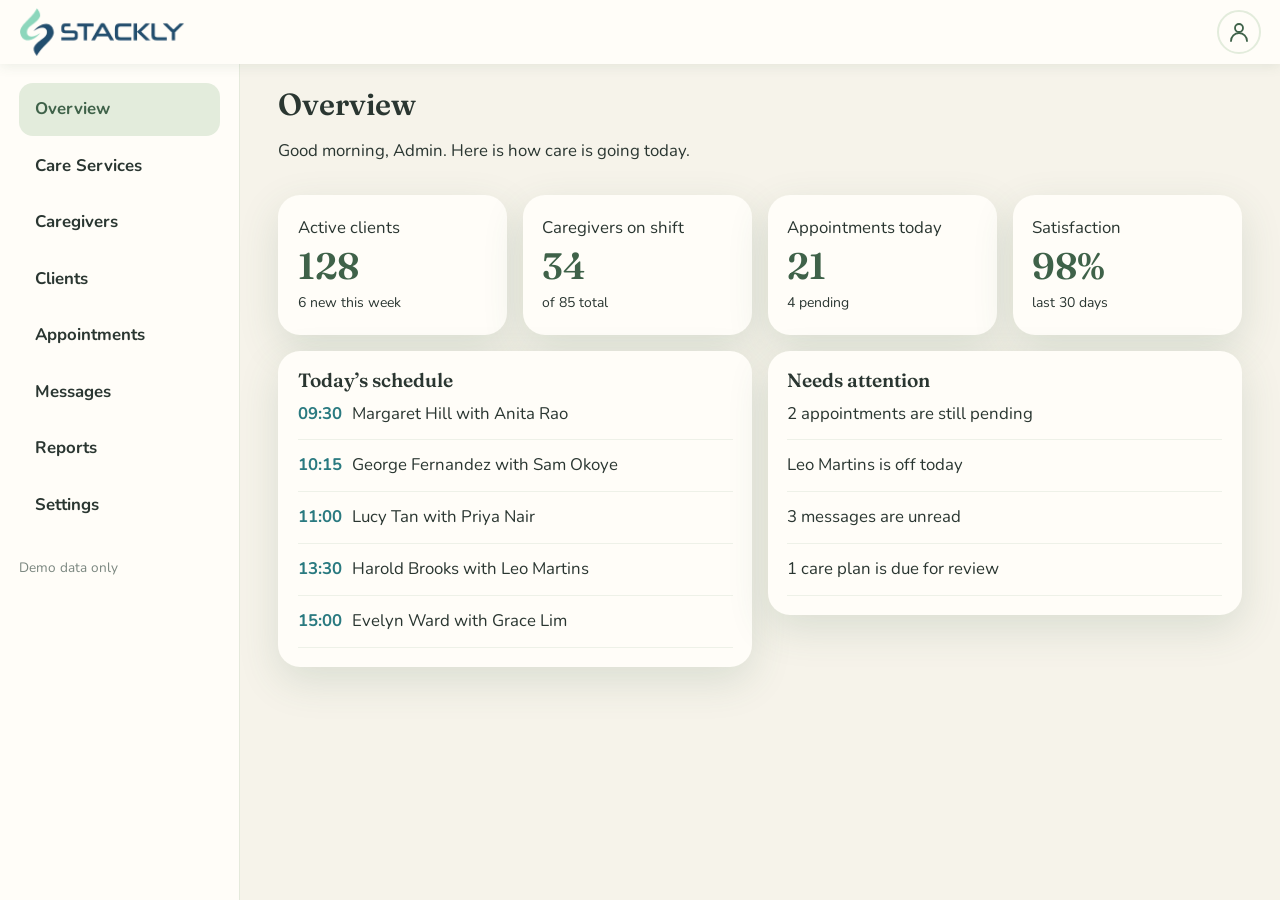
<file: admin-dashboard.html>
<!doctype html>
<html lang="en">
  <head>
    <meta charset="utf-8" />
    <meta name="viewport" content="width=device-width, initial-scale=1" />
    <title>Admin dashboard | Senior Care Services</title>
    <!-- Fonts -->
    <link rel="preconnect" href="https://fonts.googleapis.com" />
    <link rel="preconnect" href="https://fonts.gstatic.com" crossorigin />
    <link
      rel="stylesheet"
      href="https://fonts.googleapis.com/css2?family=Fraunces:wght@600;700&family=Nunito:wght@400;700;800&display=swap"
    />
    <!-- Stylesheets -->
    <link rel="stylesheet" href="css/styles.css" />
    <link rel="stylesheet" href="css/animations.css" />
    <link rel="stylesheet" href="css/dashboard.css" />
  </head>
  <body class="dash admin">
    <!-- Top bar: logo, profile, and mobile menu -->
    <header class="dtop">
      <div class="dl">
        <a href="index.html">
          <img src="assets/logo/logo.webp" alt="Senior Care Services, home" />
        </a>
      </div>
      <div class="dactions">
        <div class="prof">
          <button id="pbtn" aria-label="Admin profile" aria-expanded="false" aria-controls="pmenu">
            <svg class="profile-icon" viewBox="0 0 24 24" aria-hidden="true" focusable="false">
              <circle cx="12" cy="8" r="4"></circle>
              <path d="M4 21a8 8 0 0 1 16 0"></path>
            </svg>
          </button>
          <div id="pmenu" hidden><a href="login.html">Log out</a></div>
        </div>
        <button
          class="dmenu"
          id="dm"
          aria-label="Open menu"
          aria-expanded="false"
          aria-controls="side"
        >
          <span></span><span></span><span></span>
        </button>
      </div>
    </header>
    <div class="dbody">
      <!-- Left menu -->
      <aside id="side">
        <nav aria-label="Dashboard menu">
          <a href="#overview" data-view="overview">Overview</a>
          <a href="#services" data-view="services">Care Services</a>
          <a href="#caregivers" data-view="caregivers">Caregivers</a>
          <a href="#clients" data-view="clients">Clients</a>
          <a href="#appointments" data-view="appointments">Appointments</a>
          <a href="#messages" data-view="messages">Messages</a>
          <a href="#reports" data-view="reports">Reports</a>
          <a href="#settings" data-view="settings">Settings</a>
        </nav>
        <p class="side-note">Demo data only</p>
      </aside>
      <!-- Page content: one view is shown at a time -->
      <main>
        <!-- ===== View: Overview ===== -->
        <section class="view" id="v-overview">
          <h2 tabindex="-1">Overview</h2>
          <p class="lead">Good morning, Admin. Here is how care is going today.</p>
          <div class="stat-grid">
            <div class="stat">
              <span>Active clients</span>
              <b>128</b>
              <small>6 new this week</small>
            </div>
            <div class="stat">
              <span>Caregivers on shift</span>
              <b>34</b>
              <small>of 85 total</small>
            </div>
            <div class="stat">
              <span>Appointments today</span>
              <b>21</b>
              <small>4 pending</small>
            </div>
            <div class="stat">
              <span>Satisfaction</span>
              <b>98%</b>
              <small>last 30 days</small>
            </div>
          </div>
          <div class="two">
            <div class="panel">
              <h3>Today’s schedule</h3>
              <ul class="feed">
                <li>
                  <b>09:30</b>
                  Margaret Hill with Anita Rao
                </li>
                <li>
                  <b>10:15</b>
                  George Fernandez with Sam Okoye
                </li>
                <li>
                  <b>11:00</b>
                  Lucy Tan with Priya Nair
                </li>
                <li>
                  <b>13:30</b>
                  Harold Brooks with Leo Martins
                </li>
                <li>
                  <b>15:00</b>
                  Evelyn Ward with Grace Lim
                </li>
              </ul>
            </div>
            <div class="panel">
              <h3>Needs attention</h3>
              <ul class="feed">
                <li>2 appointments are still pending</li>
                <li>Leo Martins is off today</li>
                <li>3 messages are unread</li>
                <li>1 care plan is due for review</li>
              </ul>
            </div>
          </div>
        </section>
        <!-- ===== View: Care Services ===== -->
        <section class="view" id="v-services" hidden>
          <h2 tabindex="-1">Care Services</h2>
          <div class="cards" id="svcs">
            <div class="panel">
              <h3>Companionship</h3>
              <p>Conversation, walks and outings.</p>
              <button class="btn btn-ghost sm sw" aria-pressed="true">Active</button>
            </div>
            <div class="panel">
              <h3>Personal care</h3>
              <p>Bathing, dressing and mobility help.</p>
              <button class="btn btn-ghost sm sw" aria-pressed="true">Active</button>
            </div>
            <div class="panel">
              <h3>Memory support</h3>
              <p>Calm routines for dementia care.</p>
              <button class="btn btn-ghost sm sw" aria-pressed="true">Active</button>
            </div>
            <div class="panel">
              <h3>Meal preparation</h3>
              <p>Nutritious meals made to taste.</p>
              <button class="btn btn-ghost sm sw" aria-pressed="true">Active</button>
            </div>
          </div>
          <form class="panel" id="addsvc" novalidate style="margin-top: 1rem">
            <h3>Add a service</h3>
            <div class="field">
              <label for="sn">Service name</label>
              <input id="sn" />
              <p class="err" id="sn-err" role="alert"></p>
            </div>
            <button class="btn btn-primary sm" type="submit">Add service</button>
          </form>
        </section>
        <!-- ===== View: Caregivers ===== -->
        <section class="view" id="v-caregivers" hidden>
          <h2 tabindex="-1">Caregivers</h2>
          <div class="fchips" data-target=".cg" role="group" aria-label="Filter caregivers">
            <button class="fbtn" data-f="all" aria-pressed="true">All</button>
            <button class="fbtn" data-f="avail" aria-pressed="false">Available</button>
            <button class="fbtn" data-f="shift" aria-pressed="false">On shift</button>
            <button class="fbtn" data-f="off" aria-pressed="false">Off today</button>
          </div>
          <div class="cards">
            <div class="panel cg" data-s="avail">
              <span class="av">A</span>
              <h3>Anita Rao</h3>
              <p>Senior caregiver</p>
              <span class="badge b-ok">Available</span>
            </div>
            <div class="panel cg" data-s="shift">
              <span class="av">S</span>
              <h3>Sam Okoye</h3>
              <p>Nurse</p>
              <span class="badge b-wait">On shift</span>
            </div>
            <div class="panel cg" data-s="avail">
              <span class="av">P</span>
              <h3>Priya Nair</h3>
              <p>Memory specialist</p>
              <span class="badge b-ok">Available</span>
            </div>
            <div class="panel cg" data-s="off">
              <span class="av">L</span>
              <h3>Leo Martins</h3>
              <p>Companion</p>
              <span class="badge b-x">Off today</span>
            </div>
            <div class="panel cg" data-s="shift">
              <span class="av">M</span>
              <h3>Meera Shah</h3>
              <p>Clinical lead</p>
              <span class="badge b-wait">On shift</span>
            </div>
            <div class="panel cg" data-s="avail">
              <span class="av">G</span>
              <h3>Grace Lim</h3>
              <p>Mobility coach</p>
              <span class="badge b-ok">Available</span>
            </div>
          </div>
        </section>
        <!-- ===== View: Clients ===== -->
        <section class="view" id="v-clients" hidden>
          <h2 tabindex="-1">Clients</h2>
          <div class="tools">
            <label class="sr" for="cq">Search clients</label>
            <input id="cq" type="search" data-search="clients" placeholder="Search clients" />
          </div>
          <div class="panel tbl">
            <table id="clients">
              <thead>
                <tr>
                  <th>Client</th>
                  <th>Age</th>
                  <th>Plan</th>
                  <th>Caregiver</th>
                  <th>Status</th>
                </tr>
              </thead>
              <tbody>
                <tr>
                  <td>Margaret Hill</td>
                  <td>82</td>
                  <td>Daily support</td>
                  <td>Anita Rao</td>
                  <td><span class="badge b-ok">Active</span></td>
                </tr>
                <tr>
                  <td>George Fernandez</td>
                  <td>79</td>
                  <td>Hourly care</td>
                  <td>Sam Okoye</td>
                  <td><span class="badge b-wait">Review</span></td>
                </tr>
                <tr>
                  <td>Lucy Tan</td>
                  <td>88</td>
                  <td>Memory support</td>
                  <td>Priya Nair</td>
                  <td><span class="badge b-ok">Active</span></td>
                </tr>
                <tr>
                  <td>Harold Brooks</td>
                  <td>91</td>
                  <td>Live-in</td>
                  <td>Leo Martins</td>
                  <td><span class="badge b-ok">Active</span></td>
                </tr>
                <tr>
                  <td>Evelyn Ward</td>
                  <td>84</td>
                  <td>Hourly care</td>
                  <td>Anita Rao</td>
                  <td><span class="badge b-wait">Review</span></td>
                </tr>
                <tr>
                  <td>Tom Baker</td>
                  <td>77</td>
                  <td>Daily support</td>
                  <td>Grace Lim</td>
                  <td><span class="badge b-ok">Active</span></td>
                </tr>
              </tbody>
            </table>
          </div>
        </section>
        <!-- ===== View: Appointments ===== -->
        <section class="view" id="v-appointments" hidden>
          <h2 tabindex="-1">Appointments</h2>
          <div class="tools">
            <label class="sr" for="aq">Search appointments</label>
            <input
              id="aq"
              type="search"
              data-search="appt"
              placeholder="Search client or caregiver"
            />
            <label class="sr" for="af">Filter by status</label>
            <select id="af" data-sel="appt">
              <option value="">All statuses</option>
              <option value="ok">Confirmed</option>
              <option value="wait">Pending</option>
              <option value="x">Cancelled</option>
            </select>
          </div>
          <div class="panel tbl">
            <table id="appt">
              <thead>
                <tr>
                  <th>Client</th>
                  <th>Service</th>
                  <th>Caregiver</th>
                  <th>Time</th>
                  <th>Status</th>
                  <th>Action</th>
                </tr>
              </thead>
              <tbody>
                <tr data-s="ok">
                  <td>Margaret Hill</td>
                  <td>Companionship</td>
                  <td>Anita Rao</td>
                  <td>09:30</td>
                  <td><span class="badge b-ok">Confirmed</span></td>
                  <td><button class="btn btn-ghost sm tog">Change status</button></td>
                </tr>
                <tr data-s="wait">
                  <td>George Fernandez</td>
                  <td>Personal care</td>
                  <td>Sam Okoye</td>
                  <td>10:15</td>
                  <td><span class="badge b-wait">Pending</span></td>
                  <td><button class="btn btn-ghost sm tog">Change status</button></td>
                </tr>
                <tr data-s="ok">
                  <td>Lucy Tan</td>
                  <td>Memory support</td>
                  <td>Priya Nair</td>
                  <td>11:00</td>
                  <td><span class="badge b-ok">Confirmed</span></td>
                  <td><button class="btn btn-ghost sm tog">Change status</button></td>
                </tr>
                <tr data-s="x">
                  <td>Harold Brooks</td>
                  <td>Respite care</td>
                  <td>Leo Martins</td>
                  <td>13:30</td>
                  <td><span class="badge b-x">Cancelled</span></td>
                  <td><button class="btn btn-ghost sm tog">Change status</button></td>
                </tr>
                <tr data-s="wait">
                  <td>Evelyn Ward</td>
                  <td>Mobility support</td>
                  <td>Grace Lim</td>
                  <td>15:00</td>
                  <td><span class="badge b-wait">Pending</span></td>
                  <td><button class="btn btn-ghost sm tog">Change status</button></td>
                </tr>
              </tbody>
            </table>
          </div>
        </section>
        <!-- ===== View: Messages ===== -->
        <section class="view" id="v-messages" hidden>
          <h2 tabindex="-1">Messages</h2>
          <div class="mail">
            <ul class="inbox">
              <li>
                <button
                  type="button"
                  class="unread"
                  data-from="Sarah W."
                  data-body="Can we add Thursday visits for Mum? She enjoys the afternoon walks."
                >
                  <b>Sarah W.</b>
                  <span>Can we add Thursday visits for Mum…</span>
                </button>
              </li>
              <li>
                <button
                  type="button"
                  class="unread"
                  data-from="Dr. Mehta"
                  data-body="Updated care plan notes for George Fernandez are attached for review."
                >
                  <b>Dr. Mehta</b>
                  <span>Updated care plan notes for George…</span>
                </button>
              </li>
              <li>
                <button
                  type="button"
                  class=""
                  data-from="Tom B."
                  data-body="Thank you to the whole team. Dad is much happier this month."
                >
                  <b>Tom B.</b>
                  <span>Thank you to the whole team. Dad i…</span>
                </button>
              </li>
            </ul>
            <div class="panel" id="mview">
              <p id="mhint">Select a message to read it.</p>
              <div id="mopen" hidden>
                <h3 id="mfrom"></h3>
                <p id="mbody"></p>
                <form id="reply" novalidate>
                  <div class="field">
                    <label for="rt">Reply</label>
                    <textarea id="rt" rows="3"></textarea>
                  </div>
                  <button class="btn btn-primary sm" type="submit">Send reply</button>
                  <p class="form-ok" id="rok" role="status" hidden>Reply sent (demo).</p>
                </form>
              </div>
            </div>
          </div>
        </section>
        <!-- ===== View: Reports ===== -->
        <section class="view" id="v-reports" hidden>
          <h2 tabindex="-1">Reports</h2>
          <div class="two">
            <div class="panel">
              <h3>Appointments this week</h3>
              <svg
                class="bars"
                data-v="12,18,9,22,15,7,4"
                data-l="Mon,Tue,Wed,Thu,Fri,Sat,Sun"
                viewBox="0 0 430 185"
                role="img"
                aria-label="Bar chart of appointments per weekday"
              ></svg>
            </div>
            <div class="panel">
              <h3>Service mix</h3>
              <p>Companionship (38%)</p>
              <div
                class="bar"
                role="progressbar"
                aria-label="Companionship"
                aria-valuenow="38"
                aria-valuemin="0"
                aria-valuemax="100"
              >
                <i data-p="38"></i>
              </div>
              <p>Personal care (27%)</p>
              <div
                class="bar"
                role="progressbar"
                aria-label="Personal care"
                aria-valuenow="27"
                aria-valuemin="0"
                aria-valuemax="100"
              >
                <i data-p="27"></i>
              </div>
              <p>Memory support (21%)</p>
              <div
                class="bar"
                role="progressbar"
                aria-label="Memory support"
                aria-valuenow="21"
                aria-valuemin="0"
                aria-valuemax="100"
              >
                <i data-p="21"></i>
              </div>
              <p>Meals (14%)</p>
              <div
                class="bar"
                role="progressbar"
                aria-label="Meals"
                aria-valuenow="14"
                aria-valuemin="0"
                aria-valuemax="100"
              >
                <i data-p="14"></i>
              </div>
              <button class="btn btn-primary sm" id="exp">Download appointments CSV</button>
            </div>
          </div>
        </section>
        <!-- ===== View: Settings ===== -->
        <section class="view" id="v-settings" hidden>
          <h2 tabindex="-1">Settings</h2>
          <form class="panel" data-validate data-ok="Profile saved (demo only)." novalidate>
            <div class="row2">
              <div class="field">
                <label for="fn">First name</label>
                <input id="fn" value="Admin" data-v="name" data-label="First name" />
                <p class="err" id="fn-err" role="alert"></p>
              </div>
              <div class="field">
                <label for="ln">Last name</label>
                <input id="ln" value="Team" data-v="name" data-label="Last name" />
                <p class="err" id="ln-err" role="alert"></p>
              </div>
            </div>
            <div class="field">
              <label for="em">Email</label>
              <input id="em" value="admin@seniorcare.example" type="email" data-v="email" />
              <p class="err" id="em-err" role="alert"></p>
            </div>
            <h3>Notifications</h3>
            <p>
              Email alerts
              <button type="button" class="btn btn-ghost sm sw" aria-pressed="true">On</button>
            </p>
            <p>
              Weekly report
              <button type="button" class="btn btn-ghost sm sw" aria-pressed="false">Off</button>
            </p>
            <button class="btn btn-primary" type="submit">Save changes</button>
            <p class="form-ok" role="status" hidden></p>
          </form>
        </section>
      </main>
    </div>
    <!-- Scripts -->
    <script src="js/validation.js"></script>
    <script src="js/dashboard.js"></script>
  </body>
</html>
</file>
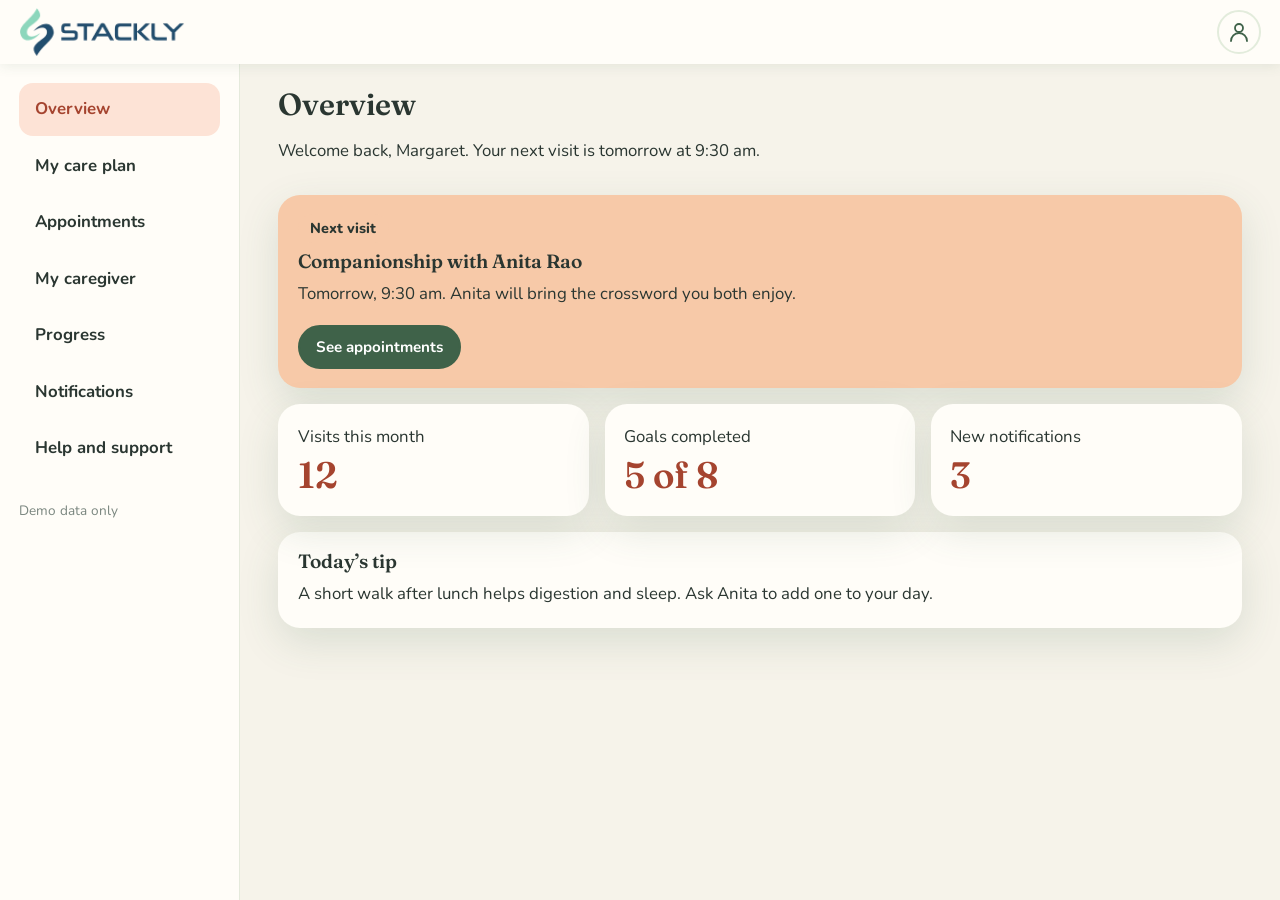
<file: public-dashboard.html>
<!doctype html>
<html lang="en">
  <head>
    <meta charset="utf-8" />
    <meta name="viewport" content="width=device-width, initial-scale=1" />
    <title>Public dashboard | Senior Care Services</title>
    <!-- Fonts -->
    <link rel="preconnect" href="https://fonts.googleapis.com" />
    <link rel="preconnect" href="https://fonts.gstatic.com" crossorigin />
    <link
      rel="stylesheet"
      href="https://fonts.googleapis.com/css2?family=Fraunces:wght@600;700&family=Nunito:wght@400;700;800&display=swap"
    />
    <!-- Stylesheets -->
    <link rel="stylesheet" href="css/styles.css" />
    <link rel="stylesheet" href="css/animations.css" />
    <link rel="stylesheet" href="css/dashboard.css" />
  </head>
  <body class="dash public">
    <!-- Top bar: logo, profile, and mobile menu -->
    <header class="dtop">
      <div class="dl">
        <a href="index.html">
          <img src="assets/logo/logo.webp" alt="Senior Care Services, home" />
        </a>
      </div>
      <div class="dactions">
        <div class="prof">
          <button id="pbtn" aria-label="Margaret's profile" aria-expanded="false" aria-controls="pmenu">
            <svg class="profile-icon" viewBox="0 0 24 24" aria-hidden="true" focusable="false">
              <circle cx="12" cy="8" r="4"></circle>
              <path d="M4 21a8 8 0 0 1 16 0"></path>
            </svg>
          </button>
          <div id="pmenu" hidden><a href="login.html">Log out</a></div>
        </div>
        <button
          class="dmenu"
          id="dm"
          aria-label="Open menu"
          aria-expanded="false"
          aria-controls="side"
        >
          <span></span><span></span><span></span>
        </button>
      </div>
    </header>
    <div class="dbody">
      <!-- Left menu -->
      <aside id="side">
        <nav aria-label="Dashboard menu">
          <a href="#overview" data-view="overview">Overview</a>
          <a href="#plan" data-view="plan">My care plan</a>
          <a href="#visits" data-view="visits">Appointments</a>
          <a href="#caregiver" data-view="caregiver">My caregiver</a>
          <a href="#progress" data-view="progress">Progress</a>
          <a href="#notes" data-view="notes">Notifications</a>
          <a href="#help" data-view="help">Help and support</a>
        </nav>
        <p class="side-note">Demo data only</p>
      </aside>
      <!-- Page content: one view is shown at a time -->
      <main>
        <!-- ===== View: Overview ===== -->
        <section class="view" id="v-overview">
          <h2 tabindex="-1">Overview</h2>
          <p class="lead">Welcome back, Margaret. Your next visit is tomorrow at 9:30 am.</p>
          <div class="panel hero-card">
            <span class="tag">Next visit</span>
            <h3>Companionship with Anita Rao</h3>
            <p>Tomorrow, 9:30 am. Anita will bring the crossword you both enjoy.</p>
            <a class="btn btn-primary sm" href="#visits">See appointments</a>
          </div>
          <div class="stat-grid">
            <div class="stat">
              <span>Visits this month</span>
              <b>12</b>
            </div>
            <div class="stat">
              <span>Goals completed</span>
              <b>5 of 8</b>
            </div>
            <div class="stat">
              <span>New notifications</span>
              <b>3</b>
            </div>
          </div>
          <div class="panel" style="margin-top: 1rem">
            <h3>Today’s tip</h3>
            <p>
              A short walk after lunch helps digestion and sleep. Ask Anita to add one to your day.
            </p>
          </div>
        </section>
        <!-- ===== View: My care plan ===== -->
        <section class="view" id="v-plan" hidden>
          <h2 tabindex="-1">My care plan</h2>
          <div class="panel pcheck">
            <h3>My goals</h3>
            <div
              class="bar"
              role="progressbar"
              aria-label="Goals completed"
              aria-valuemin="0"
              aria-valuemax="100"
              aria-valuenow="0"
            >
              <i data-p="0"></i>
            </div>
            <p class="cnt" aria-live="polite"></p>
            <label class="gl">
              <input type="checkbox" checked />
              Walk for 15 minutes, 3 days a week
            </label>
            <label class="gl">
              <input type="checkbox" checked />
              Take morning medication on time
            </label>
            <label class="gl">
              <input type="checkbox" checked />
              Drink 6 glasses of water daily
            </label>
            <label class="gl">
              <input type="checkbox" checked />
              Join one social activity each week
            </label>
            <label class="gl">
              <input type="checkbox" checked />
              Do seated stretches every morning
            </label>
            <label class="gl">
              <input type="checkbox" />
              Keep the hallway lights on at night
            </label>
            <label class="gl">
              <input type="checkbox" />
              Call a friend or family member daily
            </label>
            <label class="gl">
              <input type="checkbox" />
              Review the care plan with the nurse
            </label>
          </div>
          <h3 style="margin: 1.5rem 0 0.6rem">My week</h3>
          <div class="panel tbl">
            <table id="week">
              <thead>
                <tr>
                  <th>Day</th>
                  <th>Morning</th>
                  <th>Afternoon</th>
                </tr>
              </thead>
              <tbody>
                <tr>
                  <td><b>Mon</b></td>
                  <td>9:30 Companionship</td>
                  <td>—</td>
                </tr>
                <tr>
                  <td><b>Tue</b></td>
                  <td>9:30 Morning routine</td>
                  <td>4:00 Nurse check-in</td>
                </tr>
                <tr>
                  <td><b>Wed</b></td>
                  <td>9:30 Companionship</td>
                  <td>—</td>
                </tr>
                <tr>
                  <td><b>Thu</b></td>
                  <td>9:30 Morning routine</td>
                  <td>Garden club</td>
                </tr>
                <tr>
                  <td><b>Fri</b></td>
                  <td>11:00 Nurse check-in</td>
                  <td>—</td>
                </tr>
                <tr>
                  <td><b>Sat</b></td>
                  <td>—</td>
                  <td>Family visit</td>
                </tr>
                <tr>
                  <td><b>Sun</b></td>
                  <td>—</td>
                  <td>Rest day</td>
                </tr>
              </tbody>
            </table>
          </div>
        </section>
        <!-- ===== View: Appointments ===== -->
        <section class="view" id="v-visits" hidden>
          <h2 tabindex="-1">Appointments</h2>
          <div class="two">
            <div class="panel">
              <h3>Upcoming</h3>
              <ul class="feed" id="upcoming">
                <li>Tomorrow, 9:30 am: Companionship with Anita</li>
                <li>Friday, 11:00 am: Nurse check-in with Sam</li>
              </ul>
              <h3 style="margin-top: 1.2rem">Past visits</h3>
              <ul class="feed">
                <li>Monday: Morning routine, completed</li>
                <li>Last Friday: Companionship, completed</li>
              </ul>
            </div>
            <form class="panel" id="req" novalidate>
              <h3>Request an appointment</h3>
              <div class="field">
                <label for="svc">Service</label>
                <select id="svc">
                  <option>Companionship</option>
                  <option>Personal care</option>
                  <option>Memory support</option>
                  <option>Meal preparation</option>
                  <option>Mobility support</option>
                </select>
              </div>
              <div class="field">
                <label for="dt">Preferred date</label>
                <input id="dt" type="date" />
                <p class="err" id="dt-err" role="alert"></p>
              </div>
              <button class="btn btn-primary" type="submit">Send request</button>
              <p class="form-ok" id="req-ok" role="status" hidden></p>
            </form>
          </div>
        </section>
        <!-- ===== View: My caregiver ===== -->
        <section class="view" id="v-caregiver" hidden>
          <h2 tabindex="-1">My caregiver</h2>
          <div class="two">
            <div class="panel profile">
              <span class="av big">AR</span>
              <h3>Anita Rao</h3>
              <p><strong>Senior caregiver</strong></p>
              <p>With you for 8 months. Loves gardening, crosswords and long walks.</p>
              <ul class="feed">
                <li>Languages: English, Hindi</li>
                <li>Trained in memory care and mobility</li>
                <li>Usually available Mon to Fri</li>
              </ul>
            </div>
            <div class="panel">
              <h3>Rate Anita’s care</h3>
              <div class="stars" role="group" aria-label="Rating">
                <button type="button" aria-label="1 star" aria-pressed="false">★</button>
                <button type="button" aria-label="2 stars" aria-pressed="false">★</button>
                <button type="button" aria-label="3 stars" aria-pressed="false">★</button>
                <button type="button" aria-label="4 stars" aria-pressed="false">★</button>
                <button type="button" aria-label="5 stars" aria-pressed="false">★</button>
              </div>
              <p id="rate-out" role="status"></p>
              <form id="note" novalidate>
                <div class="field">
                  <label for="nt">Send Anita a note</label>
                  <textarea id="nt" rows="3"></textarea>
                </div>
                <button class="btn btn-primary sm" type="submit">Send note</button>
                <p class="form-ok" id="nok" role="status" hidden>Note sent (demo).</p>
              </form>
            </div>
          </div>
        </section>
        <!-- ===== View: Progress ===== -->
        <section class="view" id="v-progress" hidden>
          <h2 tabindex="-1">Progress</h2>
          <div class="two">
            <div class="panel">
              <h3>My wellbeing score</h3>
              <svg
                class="line"
                data-v="4,5,5,6,7,8"
                viewBox="0 0 420 170"
                role="img"
                aria-label="Line chart of wellbeing score over six weeks"
              ></svg>
            </div>
            <div class="panel">
              <h3>Focus areas</h3>
              <p>Mobility</p>
              <div
                class="bar"
                role="progressbar"
                aria-label="Mobility"
                aria-valuenow="70"
                aria-valuemin="0"
                aria-valuemax="100"
              >
                <i data-p="70"></i>
              </div>
              <p>Medication routine</p>
              <div
                class="bar"
                role="progressbar"
                aria-label="Medication routine"
                aria-valuenow="90"
                aria-valuemin="0"
                aria-valuemax="100"
              >
                <i data-p="90"></i>
              </div>
              <p>Social activity</p>
              <div
                class="bar"
                role="progressbar"
                aria-label="Social activity"
                aria-valuenow="55"
                aria-valuemin="0"
                aria-valuemax="100"
              >
                <i data-p="55"></i>
              </div>
            </div>
          </div>
          <div class="panel" style="margin-top: 1rem">
            <h3>Milestones</h3>
            <ul class="feed">
              <li>Walked to the park for the first time in months</li>
              <li>Two weeks without a missed medication</li>
              <li>Joined the Thursday garden club</li>
            </ul>
          </div>
        </section>
        <!-- ===== View: Notifications ===== -->
        <section class="view" id="v-notes" hidden>
          <h2 tabindex="-1">Notifications</h2>
          <div class="panel">
            <ul class="feed" id="notes">
              <li class="unread">
                Anita left a care note from today.
                <button class="link-btn dismiss">Dismiss</button>
              </li>
              <li class="unread">
                Your care plan was reviewed by a nurse.
                <button class="link-btn dismiss">Dismiss</button>
              </li>
              <li class="unread">
                Friday’s nurse check-in is confirmed.
                <button class="link-btn dismiss">Dismiss</button>
              </li>
            </ul>
            <button class="btn btn-ghost sm" id="readall">Mark all as read</button>
          </div>
        </section>
        <!-- ===== View: Help and support ===== -->
        <section class="view" id="v-help" hidden>
          <h2 tabindex="-1">Help and support</h2>
          <div class="two">
            <div class="panel">
              <h3>Contact us</h3>
              <p>
                <strong>Phone</strong>
                <br />
                +1 (555) 010-0199
              </p>
              <p>
                <strong>Email</strong>
                <br />
                hello@seniorcare.example
              </p>
              <p>
                <strong>Hours</strong>
                <br />
                Daily, 8am to 8pm
              </p>
              <div class="faq" style="margin-top: 1rem">
                <details>
                  <summary>Can I change a visit?</summary>
                  <p>Yes. Request a new date and we will confirm by phone.</p>
                </details>
                <details>
                  <summary>Who sees my care notes?</summary>
                  <p>Only you, your nurse and family members you choose.</p>
                </details>
              </div>
            </div>
            <form
              class="panel"
              data-validate
              data-ok="Thanks! We will call you back (demo only)."
              novalidate
            >
              <h3>Request a callback</h3>
              <div class="field">
                <label for="cn">Your name</label>
                <input id="cn" value="" data-v="name" data-label="Name" />
                <p class="err" id="cn-err" role="alert"></p>
              </div>
              <div class="field">
                <label for="ce">Email</label>
                <input id="ce" value="" type="email" data-v="email" />
                <p class="err" id="ce-err" role="alert"></p>
              </div>
              <button class="btn btn-primary" type="submit">Request callback</button>
              <p class="form-ok" role="status" hidden></p>
            </form>
          </div>
        </section>
      </main>
    </div>
    <!-- Scripts -->
    <script src="js/validation.js"></script>
    <script src="js/dashboard.js"></script>
  </body>
</html>
</file>
<file: css/styles.css>
/* ========== DESIGN TOKENS ========== */
:root {
  --cream: #fbf6ec;
  --white: #fffdf8;
  --sage: #9db8a0;
  --sage-l: #e3ecdc;
  --sage-d: #3f6249;
  --teal: #2a7a80;
  --peach: #f7c9a8;
  --coral: #e8806a;
  --lav: #d9d2ec;
  --orange: #d98a3d;
  --ink: #2a3631;
  --r: 28px;
  --sh: 0 14px 40px rgba(63, 98, 73, 0.15);
}
/* ========== RESET AND BASE ========== */
* {
  box-sizing: border-box;
  margin: 0;
  padding: 0;
}
html {
  scroll-behavior: smooth;
  overflow-x: clip;
}
body {
  font:
    1.125rem/1.7 Nunito,
    system-ui,
    sans-serif;
  color: var(--ink);
  background: var(--cream);
  overflow-x: clip;
}
h1,
h2,
h3 {
  font-family: Fraunces, Georgia, serif;
  font-weight: 600;
  line-height: 1.1;
}
h1 {
  font-size: clamp(2.6rem, 6vw, 5rem);
}
h2 {
  font-size: clamp(2rem, 4vw, 3.2rem);
  margin-bottom: 1rem;
}
h3 {
  font-size: 1.5rem;
}
img {
  max-width: 100%;
  display: block;
}
a {
  color: inherit;
}
:focus-visible {
  outline: 3px solid var(--teal);
  outline-offset: 3px;
  border-radius: 8px;
}
.wrap {
  width: min(1200px, 92vw);
  margin-inline: auto;
}
section {
  padding: clamp(3.5rem, 8vw, 7rem) 0;
}
.lead {
  max-width: 56ch;
  margin: 1rem 0 1.8rem;
}
/* ========== BUTTONS ========== */
.btn {
  display: inline-flex;
  align-items: center;
  justify-content: center;
  min-height: 52px;
  padding: 0.9rem 1.8rem;
  border-radius: 999px;
  border: 2px solid var(--sage-d);
  font:
    700 1.05rem Nunito,
    sans-serif;
  text-decoration: none;
  cursor: pointer;
  transition:
    background 0.25s,
    color 0.25s;
}
.btn-primary {
  background: var(--sage-d);
  color: #fff;
}
.btn-primary:hover {
  background: var(--teal);
  border-color: var(--teal);
}
.btn-ghost {
  background: transparent;
  color: var(--sage-d);
}
.btn-ghost:hover {
  background: var(--sage-l);
}
.btns {
  display: flex;
  flex-wrap: wrap;
  gap: 1rem;
}
/* ========== NAVBAR ========== */
#site-nav {
  position: sticky;
  top: 0;
  z-index: 50;
}
.nav {
  display: grid;
  grid-template-columns: 1fr auto 1fr;
  align-items: center;
  padding: 0.4rem max(4vw, calc((100% - 1200px) / 2));
  background: rgba(251, 246, 236, 0.92);
  backdrop-filter: blur(10px);
}
.brand img {
  height: 60px;
  width: auto;
  max-width: 200px;
  object-fit: contain;
}
.nav ul {
  display: flex;
  align-items: center;
  gap: 1.4rem;
  list-style: none;
}
.nav a {
  text-decoration: none;
  font-weight: 700;
}
.nav a[aria-current="page"] {
  color: var(--teal);
  box-shadow: 0 3px 0 var(--coral);
}
.nav .btn {
  min-height: 44px;
  padding: 0.5rem 1.2rem;
  box-shadow: none;
  color: #fff;
}
.burger {
  display: none;
  width: 52px;
  height: 52px;
  border: 0;
  border-radius: 50%;
  background: var(--sage-l);
  cursor: pointer;
  flex-direction: column;
  justify-content: center;
  align-items: center;
  gap: 5px;
}
.burger span {
  width: 22px;
  height: 3px;
  background: var(--sage-d);
  border-radius: 2px;
  transition:
    transform 0.3s,
    opacity 0.3s;
}
.burger[aria-expanded="true"] span:nth-child(1) {
  transform: translateY(8px) rotate(45deg);
}
.burger[aria-expanded="true"] span:nth-child(2) {
  opacity: 0;
}
.burger[aria-expanded="true"] span:nth-child(3) {
  transform: translateY(-8px) rotate(-45deg);
}
@media (max-width: 900px) {
  .nav {
    display: flex;
    justify-content: space-between;
  }
  .burger {
    display: flex;
    position: relative;
    z-index: 61;
  }
  .brand {
    position: relative;
    z-index: 61;
  }
  .menu {
    display: flex;
    flex-direction: column;
    position: fixed;
    top: 0;
    left: 0;
    width: 100vw;
    height: 100vh;
    height: 100dvh;
    z-index: 60;
    padding: 82px 4vw 1.5rem;
    background: var(--cream);
    overflow-y: auto;
    overscroll-behavior: contain;
    transform: translateY(-12px);
    opacity: 0;
    visibility: hidden;
    transition: 0.3s;
  }
  .menu.open {
    transform: none;
    opacity: 1;
    visibility: visible;
  }
  .nav ul {
    flex-direction: column;
    align-items: stretch;
    gap: 0;
  }
  .nav li a {
    display: block;
    padding: 0.7rem 0;
  }
  .nav .btn {
    display: inline-flex;
  }
  .nav .auth {
    margin-top: 0.5rem;
  }
  body.menu-open {
    overflow-y: hidden;
  }
}
/* ========== HOME HERO ========== */
.hero {
  display: grid;
  grid-template-columns: 1.1fr 0.9fr;
  gap: 3rem;
  align-items: center;
  padding-block: 3rem 4rem;
}
.eyebrow {
  font-weight: 700;
  color: var(--teal);
  margin-bottom: 1rem;
}
.w {
  display: inline-block;
  overflow: hidden;
  vertical-align: top;
  padding-bottom: 0.08em;
}
.w > span {
  display: inline-block;
}
.hero-vis {
  position: relative;
  isolation: isolate;
}
.hero-img,
.ph {
  background: var(--peach);
  overflow: hidden;
}
.hero-img {
  aspect-ratio: 4/5;
  border-radius: 220px 220px var(--r) var(--r);
  box-shadow: var(--sh);
}
.hero-img img,
.ph img {
  width: 100%;
  height: 100%;
  object-fit: cover;
}
.float {
  position: absolute;
  padding: 0.8rem 1.1rem;
  border-radius: 20px;
  background: rgba(255, 253, 248, 0.82);
  backdrop-filter: blur(12px);
  box-shadow: var(--sh);
  font-size: 0.95rem;
  line-height: 1.3;
}
.f1 {
  left: -8%;
  bottom: 14%;
}
.f2 {
  right: -4%;
  top: 10%;
}
.bento-deco {
  position: absolute;
  right: -6%;
  bottom: -6%;
  width: 42%;
  display: grid;
  grid-template-columns: repeat(3, 1fr);
  gap: 8px;
  z-index: -1;
}
.bento-deco i {
  aspect-ratio: 1;
  border-radius: 18px;
}
.bento-deco i:nth-child(1) {
  background: var(--sage);
  grid-column: span 2;
  aspect-ratio: 2/1;
}
.bento-deco i:nth-child(2) {
  background: var(--lav);
}
.bento-deco i:nth-child(3) {
  background: var(--coral);
}
.bento-deco i:nth-child(4) {
  background: var(--peach);
  grid-column: span 2;
  aspect-ratio: 2/1;
}
@media (max-width: 900px) {
  .hero {
    grid-template-columns: 1fr;
    gap: 2rem;
  }
  .hero-vis {
    max-width: 520px;
    width: 100%;
    margin-inline: auto;
  }
  .f1 {
    left: 0;
  }
  .f2 {
    right: 0;
  }
  .bento-deco {
    right: 0;
    bottom: -4%;
  }
}
/* ========== HOME SECTIONS: STATS, SERVICE CARDS, SPLIT LAYOUT, CTA ========== */
.stats {
  background: var(--sage-l);
}
.stats .wrap {
  display: grid;
  grid-template-columns: repeat(auto-fit, minmax(200px, 1fr));
  gap: 2rem;
  text-align: center;
}
.stats .wrap > div {
  padding: 0 0.5rem;
}
.stat-photo {
  width: min(160px, 100%);
  aspect-ratio: 16 / 10;
  margin: 0 auto 0.9rem;
  border-radius: 12px;
  object-fit: cover;
}
.stats strong {
  display: block;
  font:
    600 clamp(2.6rem, 5vw, 4rem)/1 Fraunces,
    serif;
  color: var(--sage-d);
}
.grid3 {
  display: grid;
  grid-template-columns: repeat(auto-fit, minmax(260px, 1fr));
  gap: 1.5rem;
}
.scard {
  position: relative;
  aspect-ratio: 3/4;
  border-radius: var(--r);
  overflow: hidden;
  background: var(--lav);
  box-shadow: var(--sh);
  isolation: isolate;
}
.scard img {
  position: absolute;
  inset: 0;
  width: 100%;
  height: 100%;
  object-fit: cover;
  transition: transform 0.6s;
  z-index: -1;
}
.scard .ov {
  position: absolute;
  inset: auto 0 0;
  padding: 1.6rem;
  color: #fff;
  background: linear-gradient(transparent, rgba(30, 52, 42, 0.85));
}
.scard p {
  max-height: 0;
  opacity: 0;
  overflow: hidden;
  transition:
    max-height 0.5s,
    opacity 0.4s;
}
.scard:hover img,
.scard:focus-within img {
  transform: scale(1.08);
}
.scard:hover p,
.scard:focus-within p {
  max-height: 9em;
  opacity: 1;
  margin-top: 0.5rem;
}
@media (hover: none) {
  .scard p {
    max-height: 9em;
    opacity: 1;
    margin-top: 0.5rem;
  }
}
.split {
  display: grid;
  grid-template-columns: 1fr 1fr;
  gap: 3.5rem;
  align-items: center;
}
.split .ph {
  aspect-ratio: 5/4;
  border-radius: var(--r);
  box-shadow: var(--sh);
}
.split ul {
  list-style: none;
  display: grid;
  gap: 0.8rem;
  margin-top: 1rem;
}
.split li::before {
  content: "✓";
  color: var(--coral);
  font-weight: 800;
  margin-right: 0.7rem;
}
@media (max-width: 800px) {
  .split {
    grid-template-columns: 1fr;
  }
}
.spot {
  position: relative;
  overflow: hidden;
}
.spot::after {
  content: "";
  position: absolute;
  inset: 0;
  pointer-events: none;
  background: radial-gradient(
    260px circle at var(--x, 50%) var(--y, 50%),
    rgba(255, 255, 255, 0.35),
    transparent 70%
  );
  opacity: 0;
  transition: opacity 0.3s;
}
.spot:hover::after {
  opacity: 1;
}
.cta {
  background: var(--peach);
  border-radius: var(--r);
  padding: clamp(2rem, 6vw, 4.5rem);
  display: grid;
  grid-template-columns: minmax(150px, 0.65fr) 1.2fr 1fr;
  gap: 2rem;
  align-items: center;
}
.cta-photo {
  width: 100%;
  aspect-ratio: 4 / 5;
  object-fit: cover;
  border-radius: 18px;
}
.cta address {
  font-style: normal;
  display: grid;
  gap: 0.3rem;
}
@media (max-width: 800px) {
  .cta {
    grid-template-columns: 1fr;
  }
}
/* ========== FORMS AND CARDS ========== */
.card {
  background: var(--white);
  border-radius: var(--r);
  padding: clamp(1.5rem, 4vw, 2.8rem);
  box-shadow: var(--sh);
}
.field {
  margin-bottom: 0.4rem;
}
.field label {
  display: block;
  font-weight: 700;
  margin-bottom: 0.35rem;
}
.field input,
.field textarea {
  width: 100%;
  min-height: 52px;
  padding: 0.8rem 1rem;
  font: inherit;
  border: 2px solid #cfd9c9;
  border-radius: 16px;
  background: #fff;
}
.field input[aria-invalid="true"],
.field textarea[aria-invalid="true"] {
  border-color: #b3261e;
}
.field input[type="checkbox"] {
  width: 24px;
  min-height: 24px;
  margin-right: 0.6rem;
  vertical-align: middle;
}
.err {
  color: #b3261e;
  font-size: 0.95rem;
  margin-top: 0.3rem;
  min-height: 1.6rem; /* reserved so the layout does not jump when an error appears */
}
.row2 {
  display: grid;
  grid-template-columns: 1fr 1fr;
  gap: 1rem;
}
@media (max-width: 600px) {
  .row2 {
    grid-template-columns: 1fr;
  }
}
.pw {
  position: relative;
}
.pw input {
  padding-right: 5.5rem;
}
.pw-toggle {
  position: absolute;
  right: 0.5rem;
  top: 50%;
  transform: translateY(-50%);
  min-height: 40px;
  padding: 0 0.9rem;
  border: 0;
  border-radius: 12px;
  background: var(--sage-l);
  font: 700 0.95rem Nunito;
  cursor: pointer;
}
.form-ok {
  background: var(--sage-l);
  color: var(--sage-d);
  padding: 1rem;
  border-radius: 16px;
  margin-top: 1rem;
  font-weight: 700;
}
.link-btn {
  background: none;
  border: 0;
  color: var(--teal);
  font: 700 1rem Nunito;
  text-decoration: underline;
  cursor: pointer;
  min-height: 44px;
}
.roles {
  display: flex;
  gap: 1.5rem;
  border: 0;
  margin-bottom: 1.2rem;
}
.roles label {
  display: flex;
  gap: 0.5rem;
  align-items: center;
  font-weight: 700;
}
.page-hero {
  padding-block: 3rem 1rem;
}
/* ========== FOOTER ========== */
footer {
  background: var(--sage-l);
  border-radius: 48px 48px 0 0;
  margin-top: 4rem;
  padding-top: 4rem;
  overflow: hidden;
}
.foot-grid {
  display: grid;
  grid-template-columns: 1.5fr 1fr 1fr 1.2fr;
  gap: 2.5rem;
}
@media (max-width: 800px) {
  .foot-grid {
    grid-template-columns: 1fr 1fr;
  }
}
@media (max-width: 520px) {
  .foot-grid {
    grid-template-columns: 1fr;
  }
}
.foot-col img {
  height: 72px;
  width: auto;
  max-width: 220px;
  object-fit: contain;
  margin-bottom: 1rem;
}
.foot-col h3 {
  font-size: 1.15rem;
  margin-bottom: 0.8rem;
}
.foot-col ul {
  list-style: none;
  display: grid;
  gap: 0.3rem;
}
.foot-col a {
  text-decoration: none;
  position: relative;
}
.foot-col li a::after {
  content: "";
  position: absolute;
  left: 0;
  bottom: -2px;
  height: 2px;
  width: 100%;
  background: var(--coral);
  transform: scaleX(0);
  transform-origin: left;
  transition: transform 0.3s;
}
.foot-col li a:hover::after {
  transform: scaleX(1);
}
.social {
  display: flex;
  gap: 0.7rem;
  margin-top: 1rem;
}
.social a {
  display: grid;
  place-items: center;
  width: 48px;
  height: 48px;
  border-radius: 50%;
  background: var(--white);
  font-weight: 800;
  transition:
    transform 0.25s,
    background 0.25s;
}
.social svg {
  width: 24px;
  height: 24px;
}
.social a:hover {
  background: var(--peach);
  transform: translateY(-3px);
}
.big-type {
  font:
    700 clamp(4rem, 17vw, 14rem)/0.9 Fraunces,
    serif;
  color: transparent;
  -webkit-text-stroke: 2px var(--sage);
  white-space: nowrap;
  margin-top: 2.5rem;
  text-align: center;
}
.copy {
  padding: 1.2rem 0 1.8rem;
  display: flex;
  flex-wrap: wrap;
  gap: 1rem;
  justify-content: space-between;
  font-size: 0.95rem;
}
/* ========== 404 PAGE ========== */
.nf {
  min-height: 100vh;
  display: grid;
  place-content: center;
  text-align: center;
  gap: 1rem;
  padding: 2rem;
  position: relative;
  overflow: hidden;
}
.nf .num {
  font:
    700 clamp(7rem, 28vw, 18rem)/1 Fraunces,
    serif;
  color: var(--sage-d);
}
.nf .btns {
  justify-content: center;
}
.nf img {
  margin: 0 auto;
  height: 72px;
  width: auto;
  object-fit: contain;
}
.page-hero + section {
  padding-top: 1.5rem;
}
.bcard .ph {
  aspect-ratio: 4/3;
  border-radius: 20px;
  margin-bottom: 1rem;
}
.bcard h3 {
  margin-bottom: 0.5rem;
}
.more {
  margin-top: 0.8rem;
}
.legal {
  max-width: 820px;
  margin: 0 auto 3rem;
}
.legal h2 {
  font-size: 1.5rem;
  margin: 1.6rem 0 0.4rem;
}
.card.spot {
  position: relative;
}
/* ========== NAVBAR (CENTERED LAYOUT) AND PAGE HEROES ========== */
@media (min-width: 901px) {
  .menu {
    display: contents;
  }
  .nav .auth {
    justify-self: end;
  }
}
.phero {
  display: grid;
  grid-template-columns: 1.1fr 0.9fr;
  gap: 3rem;
  align-items: center;
  padding-block: 2.5rem 3rem;
}
.phero + section {
  padding-top: 1.5rem;
}
.pvis {
  position: relative;
  isolation: isolate;
  min-height: 280px;
}
.ph-arch {
  aspect-ratio: 1;
  border-radius: 42% 58% 55% 45%/50% 45% 55% 50%;
  box-shadow: var(--sh);
}
.pbadge {
  position: absolute;
  padding: 0.8rem 1.2rem;
  border-radius: 20px;
  background: rgba(255, 253, 248, 0.9);
  backdrop-filter: blur(12px);
  box-shadow: var(--sh);
  line-height: 1.2;
}
.pbadge b {
  font:
    600 2rem Fraunces,
    serif;
  color: var(--sage-d);
  margin-right: 0.3rem;
}
.pbadge.b1 {
  left: -4%;
  top: 12%;
}
.pbadge.b2 {
  right: -2%;
  bottom: 10%;
}
.chips {
  display: flex;
  flex-wrap: wrap;
  gap: 0.9rem;
  align-content: center;
  min-height: 320px;
}
.pchip {
  padding: 0.9rem 1.5rem;
  border-radius: 999px;
  font-weight: 800;
  box-shadow: var(--sh);
}
.pchip:nth-child(6n + 1) {
  background: var(--sage-l);
}
.pchip:nth-child(6n + 2) {
  background: var(--peach);
}
.pchip:nth-child(6n + 3) {
  background: var(--lav);
}
.pchip:nth-child(6n + 4) {
  background: #f8d5cb;
}
.pchip:nth-child(6n + 5) {
  background: #cfe6e6;
}
.pchip:nth-child(6n) {
  background: var(--white);
}
.pcard3d {
  max-width: 420px;
  margin-inline: auto;
}
.pcard3d .ph {
  aspect-ratio: 4/3;
  border-radius: 20px;
  margin-bottom: 1rem;
}
.tag {
  display: inline-block;
  padding: 0.15rem 0.8rem;
  border-radius: 999px;
  background: var(--peach);
  font-weight: 800;
  font-size: 0.9rem;
  margin-bottom: 0.5rem;
}
.topics {
  display: flex;
  flex-wrap: wrap;
  gap: 0.6rem;
  margin-top: 1.2rem;
  justify-content: center;
}
.topics span {
  padding: 0.4rem 1rem;
  border-radius: 999px;
  border: 2px solid var(--sage);
  font-weight: 700;
}
.pinfo {
  display: flex;
  flex-direction: column;
  margin-bottom: 1rem;
  padding: 1.2rem 1.6rem;
}
.pinfo b {
  color: var(--teal);
}
.ring {
  position: absolute;
  right: -8%;
  top: -14%;
  width: 60%;
  aspect-ratio: 1;
  border-radius: 50%;
  border: 3px solid var(--sage);
  z-index: -1;
  animation: pulse 3.2s ease-out infinite;
}
@media (max-width: 900px) {
  .phero {
    grid-template-columns: 1fr;
  }
  .pbadge.b1 {
    left: 0;
  }
  .pbadge.b2 {
    right: 0;
  }
}
/* ========== HOME: JOURNEY TIMELINE, FLIP CARDS, TESTIMONIALS ========== */
.story {
  display: grid;
  grid-template-columns: 1fr 1.2fr;
  gap: 3.5rem;
  align-items: start;
}
.story-head {
  position: sticky;
  top: 110px;
}
.tl {
  position: relative;
  padding-left: 3rem;
}
.tl-line {
  position: absolute;
  left: 11px;
  top: 0;
  bottom: 0;
  width: 4px;
  border-radius: 4px;
  background: var(--sage-l);
}
.tl-line i {
  display: block;
  height: 100%;
  background: var(--coral);
  border-radius: 4px;
  transform-origin: top;
}
.step {
  position: relative;
  padding-bottom: 3.5rem;
}
.dot {
  position: absolute;
  left: -3rem;
  top: 0.35rem;
  width: 26px;
  height: 26px;
  border-radius: 50%;
  background: var(--white);
  border: 4px solid var(--sage);
  transition: 0.4s;
}
.step.on .dot {
  background: var(--coral);
  border-color: var(--coral);
  transform: scale(1.15);
}
@media (max-width: 800px) {
  .story {
    grid-template-columns: 1fr;
  }
  .story-head {
    position: static;
  }
}
.flips {
  display: grid;
  grid-template-columns: repeat(auto-fit, minmax(230px, 1fr));
  gap: 1.3rem;
}
.flip {
  perspective: 1000px;
  aspect-ratio: 3/4;
  cursor: pointer;
}
.flip-in {
  position: relative;
  height: 100%;
  transition: transform 0.8s;
  transform-style: preserve-3d;
}
@media (hover: hover) {
  .flip:hover .flip-in {
    transform: rotateY(180deg);
  }
}
.flip.on .flip-in {
  transform: rotateY(180deg);
}
.face {
  position: absolute;
  inset: 0;
  backface-visibility: hidden;
  -webkit-backface-visibility: hidden;
  border-radius: var(--r);
  overflow: hidden;
  box-shadow: var(--sh);
}
.front img {
  position: absolute;
  inset: 0;
  width: 100%;
  height: 100%;
  object-fit: cover;
}
.front h3 {
  position: absolute;
  inset: auto 0 0;
  padding: 1.4rem;
  color: #fff;
  background: linear-gradient(transparent, rgba(30, 52, 42, 0.85));
}
.back {
  transform: rotateY(180deg);
  padding: 1.6rem;
  display: flex;
  flex-direction: column;
  justify-content: center;
  gap: 0.6rem;
  background: var(--sage-l);
}
.flip:nth-child(2) .back {
  background: var(--peach);
}
.flip:nth-child(3) .back {
  background: var(--lav);
}
.flip:nth-child(4) .back {
  background: #cfe6e6;
}
.tgrid {
  display: grid;
  grid-template-columns: repeat(auto-fit, minmax(280px, 1fr));
  gap: 1.5rem;
  align-items: start;
}
.tcard {
  background: var(--white);
  border-radius: var(--r);
  padding: 1.6rem;
  box-shadow: var(--sh);
}
.tav {
  display: inline-grid;
  place-items: center;
    backdrop-filter: none;
  width: 48px;
  height: 48px;
  border-radius: 50%;
  background: var(--peach);
  font-weight: 800;
  margin-right: 0.8rem;
}
.who {
  display: flex;
  align-items: center;
  margin-top: 1rem;
}
.mw {
  display: grid;
  grid-template-rows: 0fr;
  transition: grid-template-rows 0.4s;
}
.mw > div {
  overflow: hidden;
}
.tcard.open .mw {
  grid-template-rows: 1fr;
}

/* ========== ABOUT / SERVICES / BLOG / CONTACT EXTRA SECTIONS ========== */
.impact {
  display: grid;
  grid-template-columns: repeat(auto-fit, minmax(200px, 1fr));
  gap: 1rem;
  text-align: center;
}
.impact .card strong {
  display: block;
  font:
    600 clamp(2.4rem, 4vw, 3.4rem)/1 Fraunces,
    serif;
  color: var(--sage-d);
}
.team {
  display: grid;
  grid-template-columns: repeat(auto-fit, minmax(230px, 1fr));
  gap: 1.2rem;
}
.team .tav {
  width: 64px;
  height: 64px;
  font-size: 1.3rem;
  margin: 0 0 0.8rem;
}
.plans {
  display: grid;
  grid-template-columns: repeat(auto-fit, minmax(260px, 1fr));
  gap: 1.3rem;
  align-items: stretch;
}
.plan {
  display: flex;
  flex-direction: column;
  gap: 0.7rem;
}
.plan .price {
  font:
    600 1.9rem Fraunces,
    serif;
  color: var(--sage-d);
}
.plan ul {
  list-style: none;
  display: grid;
  gap: 0.4rem;
  flex: 1;
}
.plan li::before {
  content: "✓";
  color: var(--coral);
  font-weight: 800;
  margin-right: 0.5rem;
}
.plan.featured {
  background: var(--sage-d);
  color: #fff;
}
.plan.featured .price {
  color: var(--peach);
}
.plan.featured .btn-ghost {
  color: #fff;
  border-color: #fff;
}
.plan.featured .btn-ghost:hover {
  background: rgba(255, 255, 255, 0.15);
}
.faq {
  width: 100%;
}
.faq details {
  max-width: 820px;
}
.faq details {
  background: var(--white);
  border-radius: 20px;
  padding: 0.6rem 1.4rem;
  margin-bottom: 0.8rem;
  box-shadow: var(--sh);
}
.faq summary {
  cursor: pointer;
  font-weight: 800;
  list-style: none;
  display: flex;
  justify-content: space-between;
  align-items: center;
  gap: 1rem;
  min-height: 52px;
}
.faq summary::-webkit-details-marker {
  display: none;
}
.faq summary::after {
  content: "+";
  font-size: 1.7rem;
  color: var(--coral);
  transition: transform 0.3s;
}
.faq details[open] summary::after {
  transform: rotate(45deg);
}
.faq details[open] p {
  padding-bottom: 0.8rem;
  animation: fadeIn 0.4s;
}
.filters {
  display: flex;
  flex-wrap: wrap;
  gap: 0.7rem;
  margin-bottom: 1.5rem;
}
.fbtn {
  min-height: 48px;
  padding: 0 1.3rem;
  border-radius: 999px;
  border: 2px solid var(--sage);
  background: var(--white);
  font:
    700 1rem Nunito,
    sans-serif;
  cursor: pointer;
  transition:
    background 0.25s,
    color 0.25s;
}
.fbtn:hover {
  background: var(--sage-l);
}
.fbtn[aria-pressed="true"] {
  background: var(--sage-d);
  color: #fff;
  border-color: var(--sage-d);
}
.bcard.pop {
  animation: fadeIn 0.45s;
}
.news {
  display: grid;
  grid-template-columns: 1fr 1fr;
  gap: 2rem;
  align-items: center;
  background: var(--peach);
}
@media (max-width: 800px) {
  .news {
    grid-template-columns: 1fr;
  }
}
.map-grid {
  display: grid;
  grid-template-columns: 1.6fr 1fr;
  gap: 1.5rem;
  align-items: stretch;
}
@media (max-width: 800px) {
  .map-grid {
    grid-template-columns: 1fr;
  }
}
.mapframe {
  border-radius: var(--r);
  overflow: hidden;
  box-shadow: var(--sh);
  min-height: 380px;
  background: var(--sage-l);
}
.mapframe iframe {
  width: 100%;
  height: 100%;
  min-height: 380px;
  border: 0;
  display: block;
}
.map-grid .card {
  display: flex;
  flex-direction: column;
  gap: 1rem;
  justify-content: center;
  align-items: flex-start;
}

/* ========== PAGE-SPECIFIC LAYOUTS: ABOUT, SERVICES, BLOG, CONTACT ========== */
.quote-band {
  background: var(--sage-d);
  color: #fff;
  border-radius: var(--r);
  padding: clamp(2rem, 6vw, 4.5rem);
  position: relative;
  overflow: hidden;
}
.quote-band::before {
  content: "\201C";
  position: absolute;
  left: 1.2rem;
  top: -2.5rem;
  font:
    700 14rem/1 Fraunces,
    serif;
  color: rgba(255, 255, 255, 0.12);
}
.quote-band blockquote {
  font:
    600 clamp(1.5rem, 3vw, 2.4rem)/1.3 Fraunces,
    serif;
  max-width: 30ch;
  position: relative;
}
.quote-band cite {
  display: block;
  margin-top: 1.5rem;
  font-style: normal;
  color: var(--peach);
  font-weight: 800;
  position: relative;
}
.daystrip {
  display: grid;
  grid-template-columns: repeat(3, 1fr);
  gap: 1rem;
}
.day {
  position: relative;
  aspect-ratio: 3/4;
  border-radius: var(--r);
  overflow: hidden;
  background: var(--lav);
  isolation: isolate;
  box-shadow: var(--sh);
}
.day img {
  position: absolute;
  inset: 0;
  width: 100%;
  height: 100%;
  object-fit: cover;
  z-index: -1;
  transition: transform 0.6s;
}
.day:hover img {
  transform: scale(1.06);
}
.day div {
  position: absolute;
  inset: auto 0 0;
  padding: 1.3rem;
  color: #fff;
  background: linear-gradient(transparent, rgba(30, 52, 42, 0.88));
}
.day b {
  display: block;
  font:
    600 1.7rem Fraunces,
    serif;
  color: var(--peach);
}
@media (max-width: 800px) {
  .daystrip {
    grid-template-columns: 1fr;
  }
  .day {
    aspect-ratio: 4/3;
  }
}
.promise {
  list-style: none;
  counter-reset: p;
}
.promise li {
  counter-increment: p;
  display: grid;
  grid-template-columns: auto 1fr;
  gap: 1.5rem;
  align-items: baseline;
  padding: 1.4rem 0;
  border-bottom: 2px solid var(--sage-l);
  transition: padding 0.3s;
}
.promise li::before {
  content: "0" counter(p);
  font:
    600 clamp(2.2rem, 4vw, 3.4rem)/1 Fraunces,
    serif;
  color: var(--coral);
}
.promise li:hover {
  padding-left: 1rem;
}
.promise h3 {
  margin-bottom: 0.2rem;
}
.zigs {
  display: grid;
  gap: 4rem;
}
.zig {
  display: grid;
  grid-template-columns: 1fr 1fr;
  gap: 3rem;
  align-items: center;
}
.zigs .zig:nth-child(even) .zimg {
  order: 2;
}
.zimg {
  aspect-ratio: 4/3;
  border-radius: var(--r);
  overflow: hidden;
  box-shadow: var(--sh);
  background: var(--peach);
}
.zimg img {
  width: 100%;
  height: 100%;
  object-fit: cover;
}
.zig h3 {
  margin: 0.4rem 0;
}
.ticks {
  list-style: none;
  display: grid;
  gap: 0.5rem;
  margin: 1rem 0 1.4rem;
}
.ticks li::before {
  content: "\2713";
  color: var(--coral);
  font-weight: 800;
  margin-right: 0.6rem;
}
@media (max-width: 800px) {
  .zig {
    grid-template-columns: 1fr;
    gap: 1.5rem;
  }
  .zigs .zig:nth-child(even) .zimg {
    order: 0;
  }
}
.tabs {
  background: var(--white);
  border-radius: var(--r);
  box-shadow: var(--sh);
  padding: clamp(1.2rem, 3vw, 2rem);
}
[role="tablist"] {
  display: flex;
  flex-wrap: wrap;
  gap: 0.6rem;
  margin-bottom: 1.2rem;
}
[role="tab"] {
  min-height: 48px;
  padding: 0 1.3rem;
  border-radius: 999px;
  border: 2px solid var(--sage);
  background: transparent;
  font:
    700 1rem Nunito,
    sans-serif;
  cursor: pointer;
}
[role="tab"][aria-selected="true"] {
  background: var(--sage-d);
  color: #fff;
  border-color: var(--sage-d);
}
[role="tabpanel"] {
  animation: fadeIn 0.4s;
}
.tbl-wrap {
  overflow-x: auto;
  border-radius: var(--r);
  box-shadow: var(--sh);
  background: var(--white);
}
.cmp {
  width: 100%;
  border-collapse: collapse;
  min-width: 560px;
}
.cmp th,
.cmp td {
  padding: 1rem 1.2rem;
  text-align: left;
  border-bottom: 1px solid #eef1e8;
}
.cmp thead th {
  background: var(--sage-d);
  color: #fff;
  font-family: Fraunces, serif;
}
.cmp td {
  text-align: center;
}
.cmp .yes {
  color: var(--sage-d);
  font-weight: 800;
  font-size: 1.3rem;
}
.cmp .no {
  color: #b9b9b0;
}
.arow {
  display: grid;
  grid-template-columns: 260px 1fr;
  gap: 1.5rem;
  align-items: center;
  padding: 1rem;
  margin-bottom: 1.2rem;
}
.arow .ph {
  aspect-ratio: 4/3;
  border-radius: 20px;
}
.arow h3 {
  margin: 0.2rem 0 0.4rem;
}
@media (max-width: 700px) {
  .arow {
    grid-template-columns: 1fr;
  }
}
.check {
  max-width: 760px;
}
.check label {
  display: flex;
  gap: 0.9rem;
  align-items: center;
  padding: 0.6rem 0;
  border-bottom: 1px solid #eef1e8;
  cursor: pointer;
  min-height: 52px;
}
.check input {
  width: 26px;
  height: 26px;
  accent-color: var(--sage-d);
}
.meter {
  height: 14px;
  border-radius: 99px;
  background: var(--sage-l);
  overflow: hidden;
  margin: 0.4rem 0;
}
.meter i {
  display: block;
  height: 100%;
  width: 0;
  background: var(--coral);
  border-radius: 99px;
  transition: width 0.5s;
}
.cnt {
  font-weight: 700;
  margin-bottom: 0.6rem;
}
.stepper {
  display: grid;
  grid-template-columns: repeat(3, 1fr);
  gap: 1.5rem;
  position: relative;
}
.stepper::before {
  content: "";
  position: absolute;
  left: 12%;
  right: 12%;
  top: 30px;
  height: 4px;
  background: var(--sage-l);
}
.stp {
  position: relative;
  text-align: center;
  padding: 0 0.5rem;
}
.stp b {
  display: grid;
  place-items: center;
  width: 62px;
  height: 62px;
  border-radius: 50%;
  margin: 0 auto 1rem;
  background: var(--coral);
  color: #fff;
  font:
    600 1.6rem Fraunces,
    serif;
}
@media (max-width: 700px) {
  .stepper {
    grid-template-columns: 1fr;
  }
  .stepper::before {
    display: none;
  }
}
.visit {
  display: grid;
  grid-template-columns: 2fr 1fr 1fr;
  grid-template-rows: 1fr 1fr;
  gap: 1rem;
  min-height: 420px;
}
.visit .big {
  grid-row: span 2;
  border-radius: var(--r);
  overflow: hidden;
  background: var(--peach);
}
.visit .big img {
  width: 100%;
  height: 100%;
  object-fit: cover;
}
.tilec {
  border-radius: var(--r);
  padding: 1.4rem;
  display: flex;
  flex-direction: column;
  justify-content: center;
}
.t-a {
  background: var(--lav);
}
.t-b {
  background: var(--sage-l);
}
.t-c {
  background: var(--peach);
  grid-column: 2/4;
}
@media (max-width: 800px) {
  .visit {
    grid-template-columns: 1fr;
    grid-template-rows: auto;
  }
  .visit .big {
    grid-row: auto;
    aspect-ratio: 4/3;
  }
  .t-c {
    grid-column: auto;
  }
}
.urgent {
  background: var(--coral);
  color: #fff;
  border-radius: var(--r);
  padding: 1.6rem 2rem;
  display: flex;
  flex-wrap: wrap;
  gap: 1rem;
  align-items: center;
  justify-content: space-between;
}
.urgent h3 {
  color: #fff;
}
.urgent .btn {
  background: #fff;
  color: var(--ink);
  border-color: #fff;
}
</file>
<file: css/animations.css>
.marquee {
  overflow: hidden;
  background: var(--sage-d);
  color: var(--cream);
  padding: 1rem 0;
  font:
    600 1.3rem Fraunces,
    serif;
}
.marquee.light {
  background: transparent;
  color: var(--sage-d);
  border-block: 2px solid var(--sage);
}
.marquee .track {
  display: flex;
  gap: 3rem;
  width: max-content;
  animation: marq 32s linear infinite;
}
.marquee:hover .track {
  animation-play-state: paused;
}
.marquee span::after {
  content: "❀";
  margin-left: 3rem;
  color: var(--peach);
}
@keyframes marq {
  to {
    transform: translateX(-50%);
  }
}
#loader {
  position: fixed;
  inset: 0;
  z-index: 999;
  background: var(--cream);
  display: grid;
  place-content: center;
  justify-items: center;
  gap: 1.4rem;
  text-align: center;
  --u: clamp(46px, 14vw, 80px);
}
#loader img {
  height: 64px;
  width: auto;
  object-fit: contain;
}
#loader p {
  font:
    600 1.5rem Fraunces,
    serif;
  color: var(--sage-d);
}
.bento {
  display: grid;
  grid-template-columns: repeat(4, var(--u));
  grid-auto-rows: var(--u);
  gap: 10px;
}
.tile {
  border-radius: 20px;
}
.t1 {
  grid-area: span 2 / span 2;
  background: var(--sage);
}
.t2 {
  background: var(--peach);
}
.t3 {
  background: var(--teal);
}
.t4 {
  grid-column: span 2;
  background: var(--lav);
}
.t5 {
  background: var(--coral);
}
.t6 {
  grid-column: span 2;
  background: var(--sage-l);
}
.t7 {
  background: var(--peach);
}
.no-motion .marquee .track {
  animation: none;
}
@media (prefers-reduced-motion: reduce) {
  html {
    scroll-behavior: auto;
  }
  .marquee .track {
    animation: none;
  }
  * {
    transition-duration: 0.01ms !important;
  }
}
@keyframes pulse {
  from {
    transform: scale(0.7);
    opacity: 0.6;
  }
  to {
    transform: scale(1.25);
    opacity: 0;
  }
}
@media (prefers-reduced-motion: reduce) {
  .ring {
    animation: none;
    opacity: 0.4;
  }
  .flip-in,
  .mw {
    transition: none;
  }
}
@keyframes fadeIn {
  from {
    opacity: 0;
    transform: translateY(-8px);
  }
  to {
    opacity: 1;
    transform: none;
  }
}
@media (prefers-reduced-motion: reduce) {
  .bcard.pop,
  .faq details[open] p {
    animation: none;
  }
}
</file>
<file: css/dashboard.css>
/* ========== DASHBOARD SHELL (shared by admin and client dashboards) ========== */
.dash { background: #f6f3ea; font-size: 1.05rem; }
.sr { position: absolute; width: 1px; height: 1px; overflow: hidden; clip: rect(0 0 0 0); }
.dtop {
  position: sticky; top: 0; z-index: 60; min-height: 64px;
  display: flex; align-items: center; justify-content: space-between; gap: 1rem;
  padding: 0.4rem 1.2rem; background: var(--white); box-shadow: 0 2px 12px rgba(63, 98, 73, 0.1);
}
.dl { display: flex; align-items: center; }
.dtop img { height: 48px; width: auto; object-fit: contain; }
.dactions { display: flex; align-items: center; gap: 0.6rem; }
.dmenu {
  display: none; width: 44px; height: 44px; padding: 0; border: 2px solid var(--sage-d);
  border-radius: 50%; background: none; cursor: pointer; align-items: center; justify-content: center;
  flex-direction: column; gap: 4px;
}
.dmenu span { display: block; width: 18px; height: 2px; border-radius: 2px; background: var(--sage-d); }
.prof { position: relative; }
.prof > button {
  display: grid; place-items: center; width: 44px; height: 44px; padding: 0;
  border: 2px solid var(--sage-l); border-radius: 50%; background: var(--white); cursor: pointer;
}
.profile-icon { width: 24px; height: 24px; fill: none; stroke: var(--sage-d); stroke-width: 1.8; stroke-linecap: round; }
.av { display: inline-grid; place-items: center; width: 40px; height: 40px; border-radius: 50%; background: var(--peach); font-weight: 800; }
.av.big { width: 72px; height: 72px; font-size: 1.5rem; margin-bottom: 0.6rem; }
#pmenu { position: absolute; right: 0; top: 110%; min-width: 150px; background: var(--white); border-radius: 16px; box-shadow: var(--sh); padding: 0.4rem; }
#pmenu a { display: block; padding: 0.7rem 1rem; text-decoration: none; font-weight: 700; border-radius: 12px; }
#pmenu a:hover { background: var(--sage-l); }

/* ========== LEFT MENU ========== */
.dbody { display: grid; grid-template-columns: 240px minmax(0, 1fr); }
#side {
  position: sticky; top: 64px; align-self: start; height: calc(100vh - 64px); overflow: auto;
  padding: 1.2rem; background: var(--white); border-right: 1px solid #e5eadc;
}
#side nav { display: grid; gap: 0.25rem; }
#side a { display: block; padding: 0.75rem 1rem; border-radius: 14px; text-decoration: none; font-weight: 700; }
#side a:hover, #side a.on { background: var(--sage-l); color: var(--sage-d); }
.public #side a:hover, .public #side a.on { background: #fde3d6; color: #a5442f; }
.side-note { margin-top: 1.5rem; font-size: 0.85rem; color: #7a867f; }

/* ========== VIEWS ========== */
.dash main { padding: 1.5rem clamp(1rem, 3vw, 2.5rem) 3rem; min-width: 0; max-width: 1100px; width: 100%; }
.view { animation: fadeIn 0.35s; padding: 0; } /* cancels the site-wide section padding */
.view[hidden] { display: none; }
.view h2 { font-size: 1.9rem; margin-bottom: 1rem; }
.view h2:focus { outline: none; }
.dash h3 { font-size: 1.2rem; margin-bottom: 0.5rem; }
.stat-grid, .cards { display: grid; grid-template-columns: repeat(auto-fit, minmax(220px, 1fr)); gap: 1rem; }
.two { display: grid; grid-template-columns: repeat(auto-fit, minmax(300px, 1fr)); gap: 1rem; margin-top: 1rem; align-items: start; }
.stat, .panel { background: var(--white); border-radius: 22px; padding: 1.2rem; box-shadow: var(--sh); min-width: 0; }
.stat b { display: block; font: 600 2.3rem Fraunces, serif; color: var(--sage-d); }
.public .stat b { color: #a5442f; }
.hero-card { background: var(--peach); margin-bottom: 1rem; }
.hero-card p { margin: 0.4rem 0 1rem; }
.tbl { overflow-x: auto; }
table { width: 100%; border-collapse: collapse; min-width: 520px; }
th, td { text-align: left; padding: 0.7rem 0.6rem; border-bottom: 1px solid #eef1e8; }
.badge { display: inline-block; padding: 0.15rem 0.8rem; border-radius: 999px; font-size: 0.9rem; font-weight: 700; }
.b-ok { background: #d9efdc; color: #2f6b3b; } .b-wait { background: #fdebc8; color: #8a5a00; } .b-x { background: #fbd9d3; color: #9a2f20; }
.tools, .fchips { display: flex; flex-wrap: wrap; gap: 0.8rem; margin-bottom: 1rem; }
.tools input, .tools select, .dash .field input, .dash .field select, .dash .field textarea {
  min-height: 48px; padding: 0.6rem 1rem; border: 2px solid #cfd9c9; border-radius: 14px; font: inherit; background: #fff; max-width: 100%;
}
.dash .field input, .dash .field select, .dash .field textarea { width: 100%; }
.btn.sm { min-height: 44px; padding: 0.4rem 1rem; font-size: 0.95rem; }
.feed { list-style: none; display: grid; gap: 0.7rem; }
.feed li { padding-bottom: 0.7rem; border-bottom: 1px solid #eef1e8; }
.feed li b { color: var(--teal); margin-right: 0.4rem; }
.unread { font-weight: 800; }
.bar { height: 12px; border-radius: 99px; background: #e6ece0; overflow: hidden; margin-bottom: 1rem; }
.bar i { display: block; height: 100%; width: 0; background: var(--teal); border-radius: 99px; transition: width 1s; }
.public .bar i { background: var(--coral); }
svg.bars, svg.line { width: 100%; max-width: 560px; height: auto; display: block; }
.mail { display: grid; grid-template-columns: minmax(220px, 1fr) 2fr; gap: 1rem; align-items: start; }
.inbox { list-style: none; display: grid; gap: 0.5rem; }
.inbox button { width: 100%; text-align: left; padding: 0.8rem 1rem; border: 2px solid transparent; border-radius: 16px; background: var(--white); font: inherit; cursor: pointer; display: grid; gap: 0.2rem; box-shadow: var(--sh); }
.inbox button.sel { border-color: var(--teal); }
.inbox span { font-size: 0.92rem; color: #5b6a62; font-weight: 400; }
.stars { display: flex; gap: 0.3rem; margin: 0.5rem 0; }
.stars button { width: 48px; height: 48px; font-size: 1.6rem; border: 0; background: none; color: #c9c9c0; cursor: pointer; }
.stars button[aria-pressed=true] { color: var(--orange); }
.gl { display: flex; gap: 0.8rem; align-items: center; min-height: 48px; border-bottom: 1px solid #eef1e8; cursor: pointer; }
.gl input { width: 24px; height: 24px; accent-color: var(--coral); }
.faq details { margin-bottom: 0.5rem; }
@media (max-width: 900px) {
  .dbody { grid-template-columns: minmax(0, 1fr); }
  .dmenu { display: flex; }
  #side { position: fixed; left: 0; top: 64px; z-index: 55; width: 260px; transform: translateX(-100%); transition: transform 0.3s; }
  #side.open { transform: none; box-shadow: var(--sh); }
  .mail { grid-template-columns: 1fr; }
}
</file>
